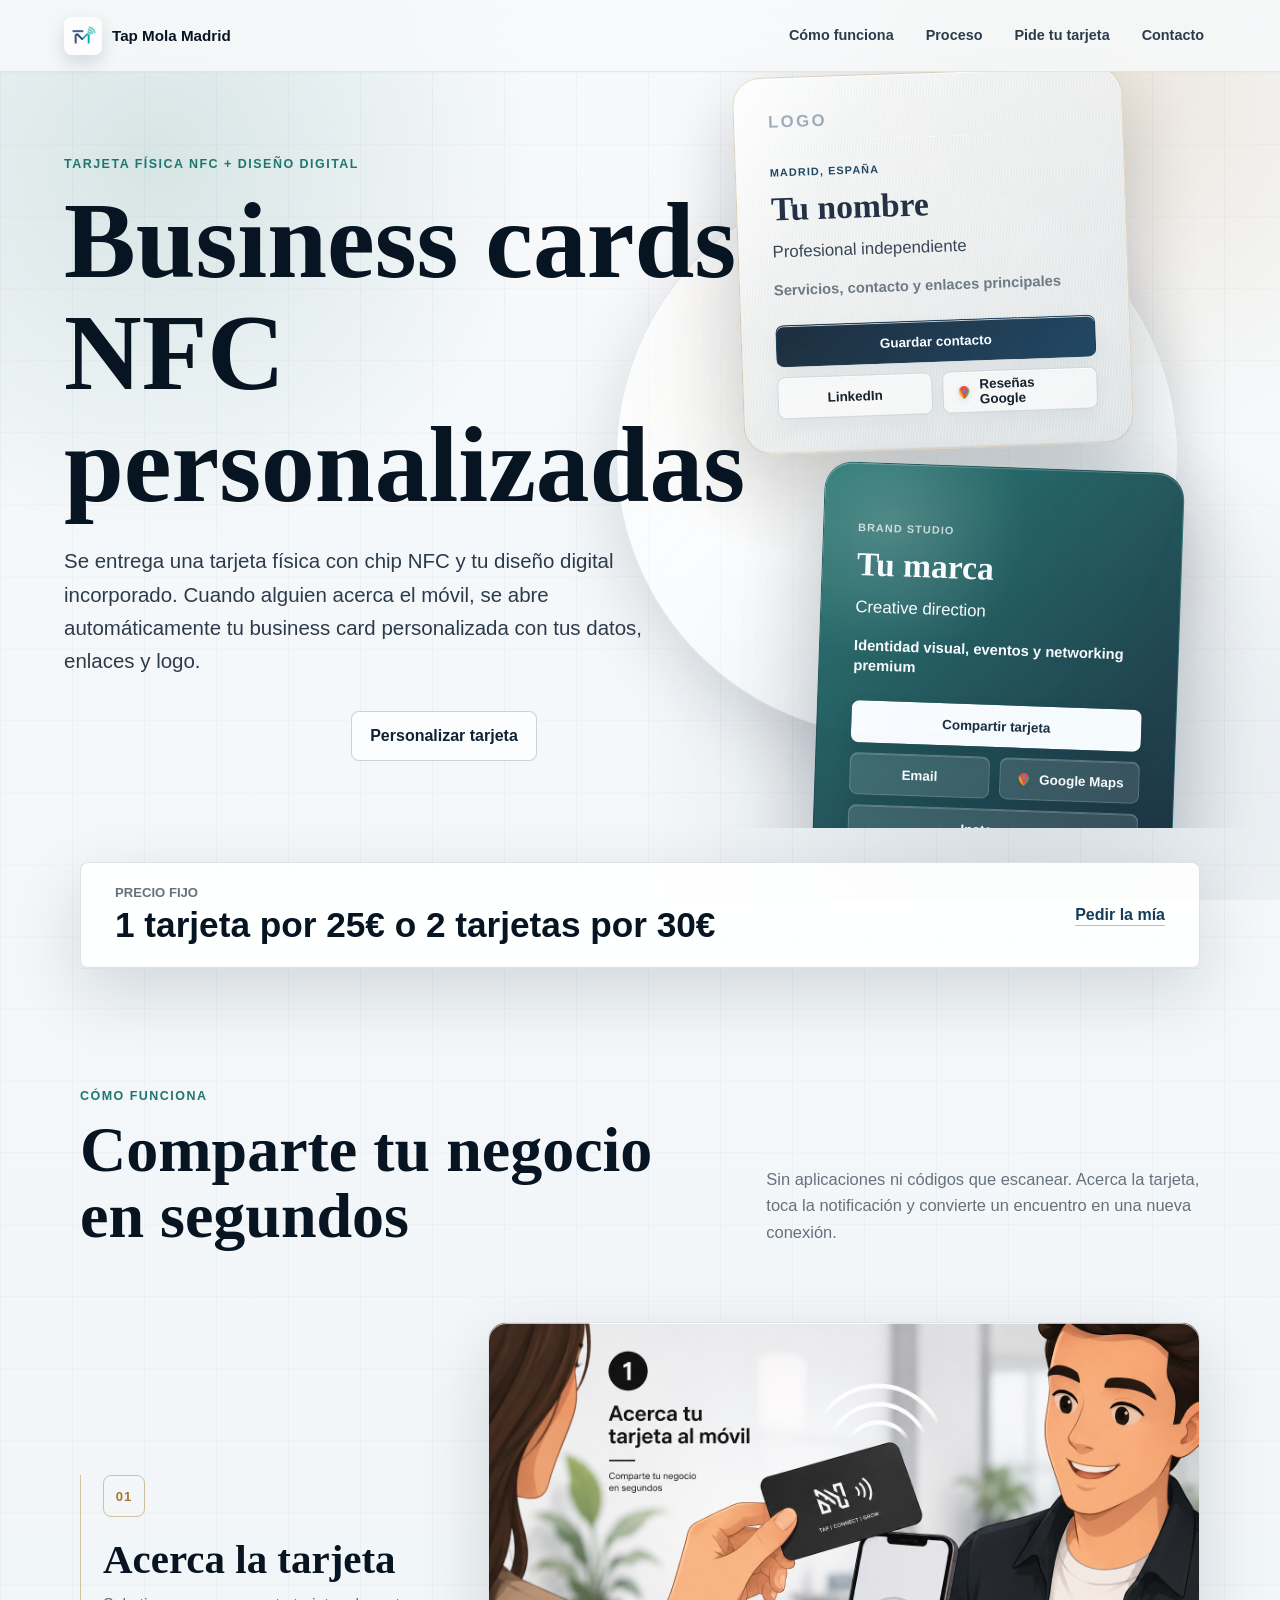
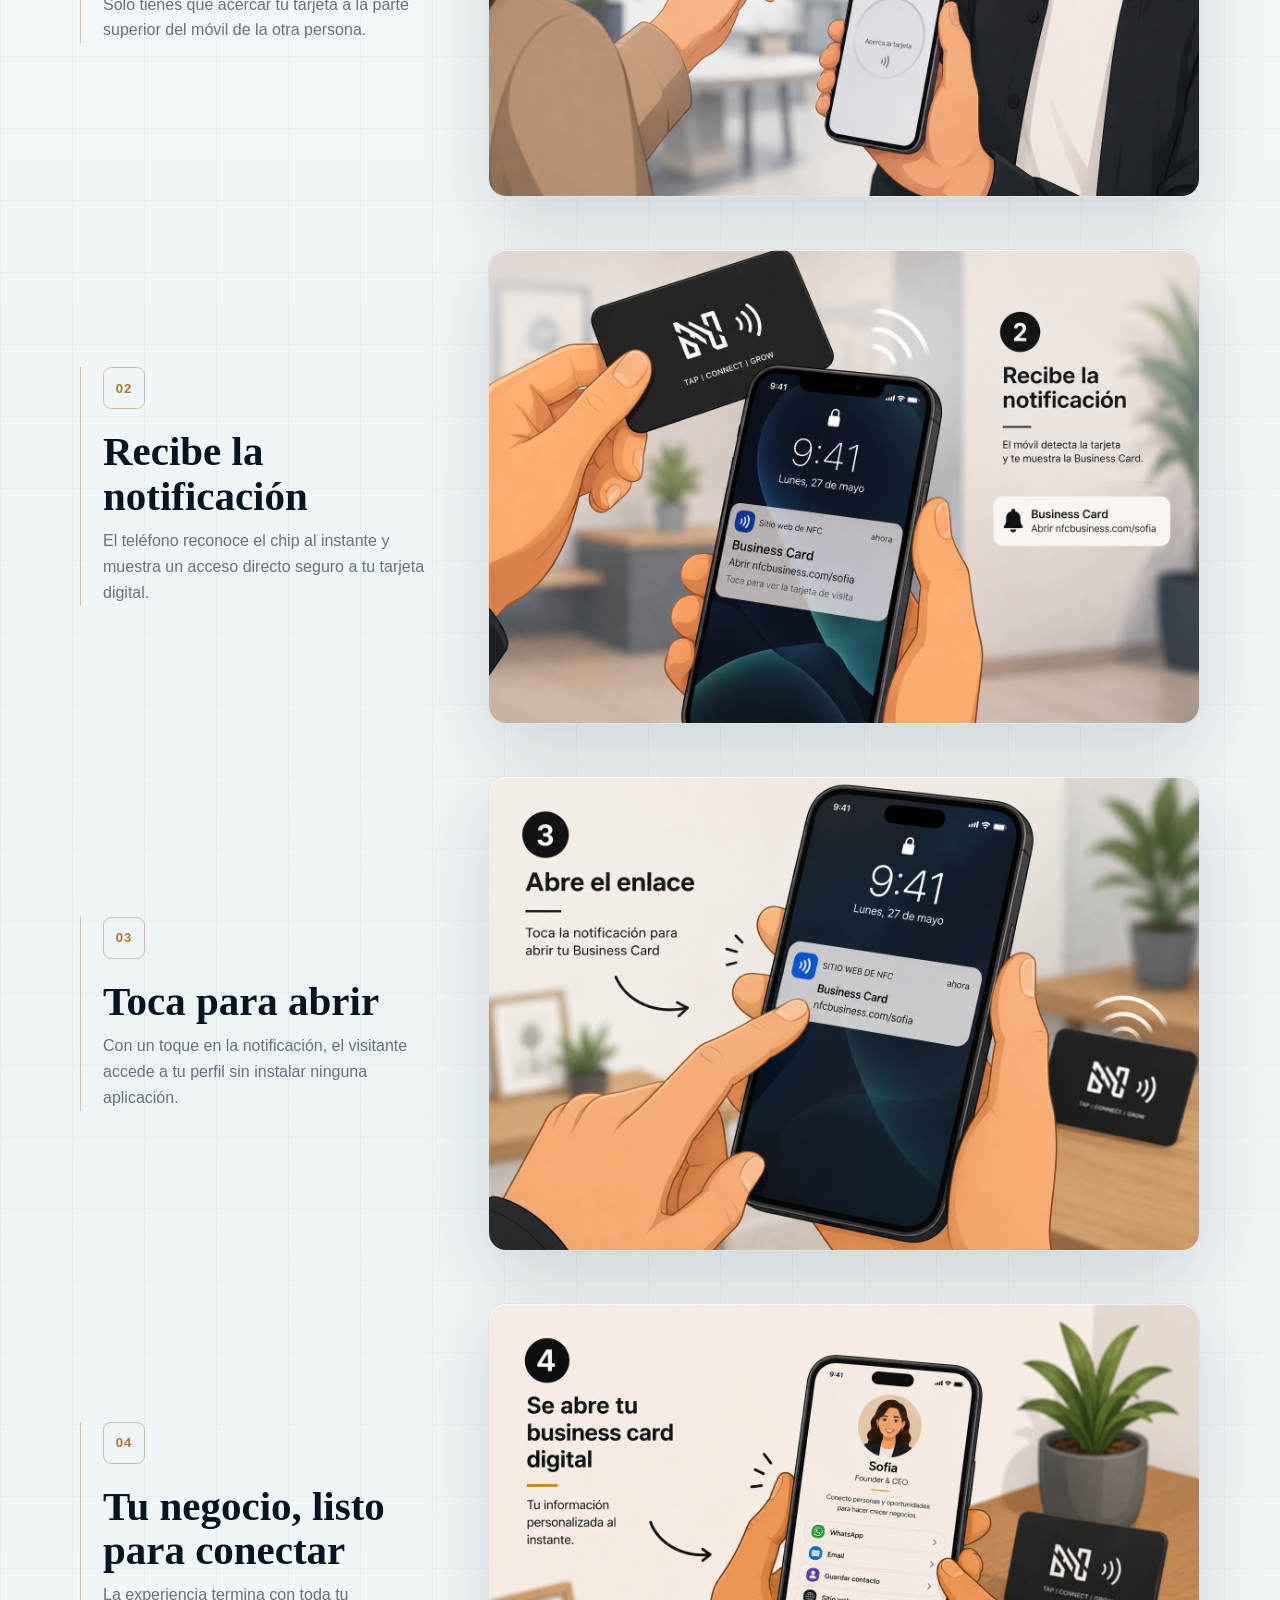
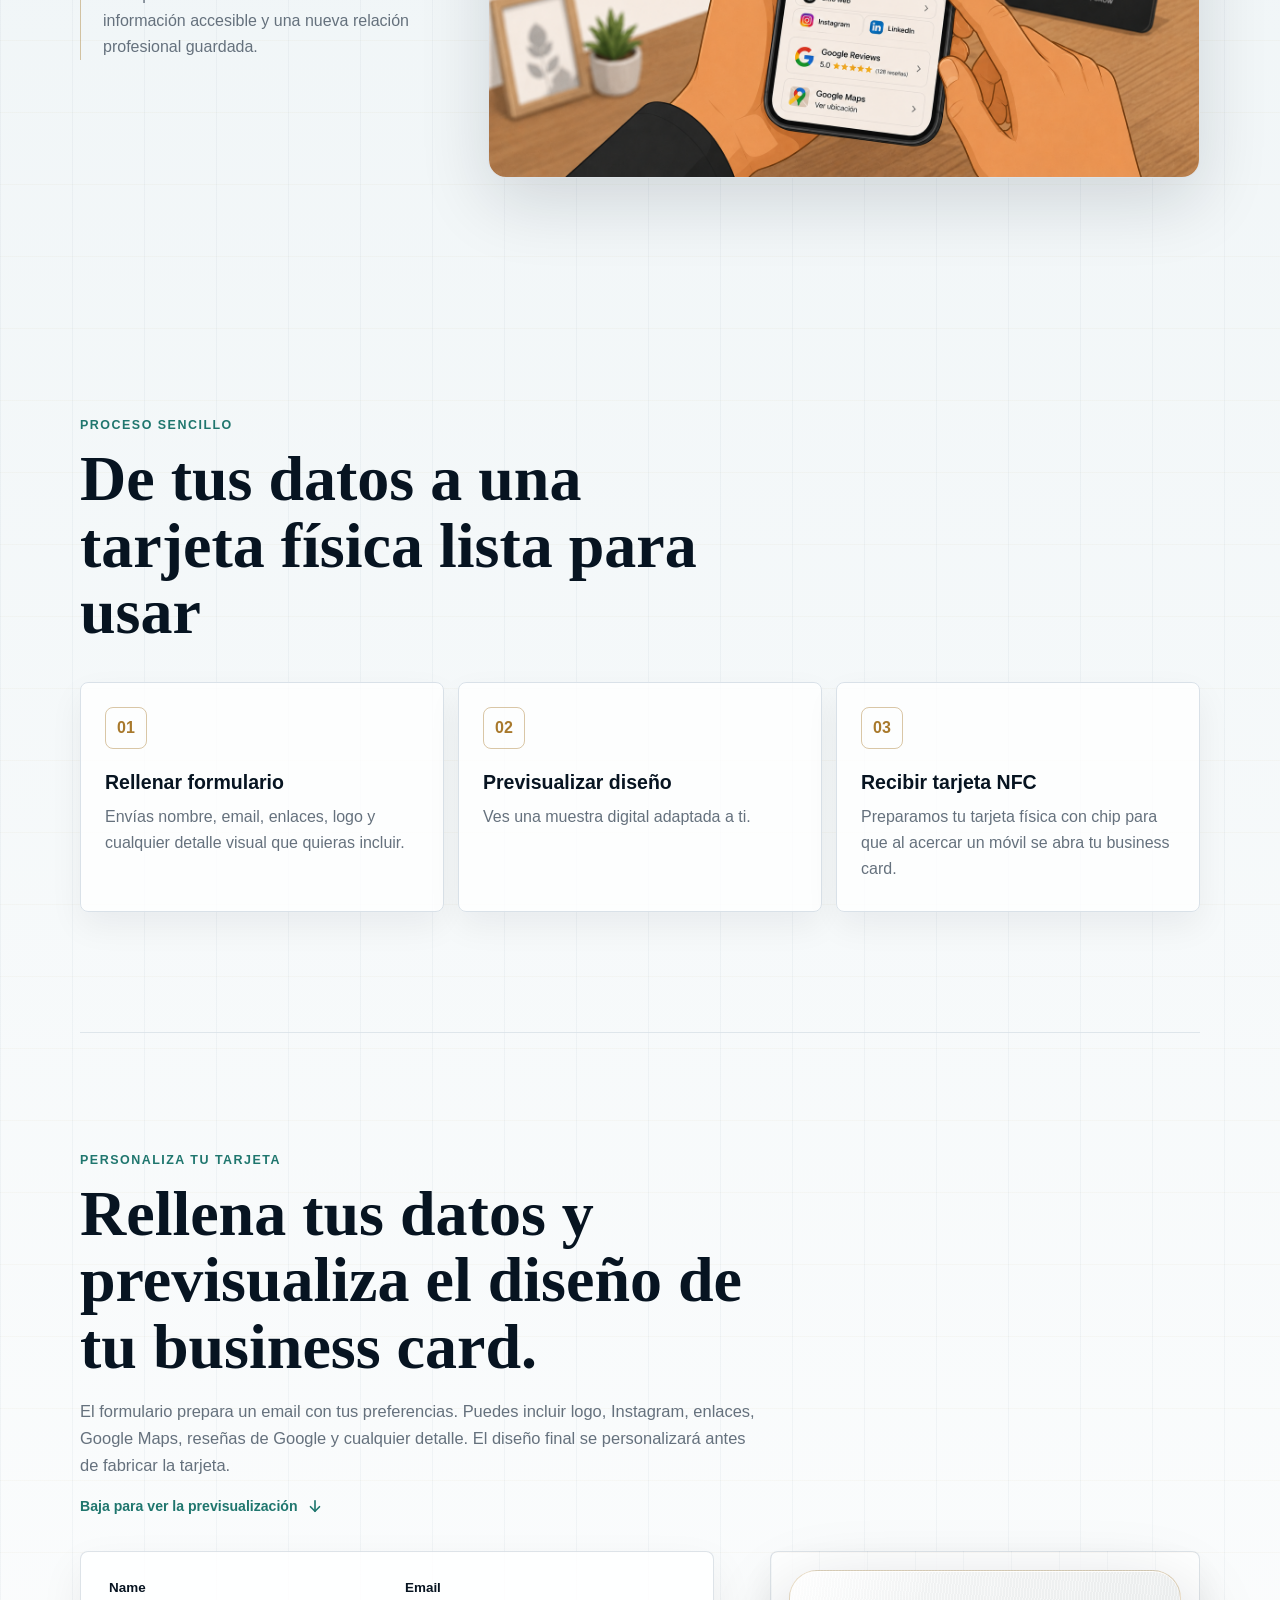
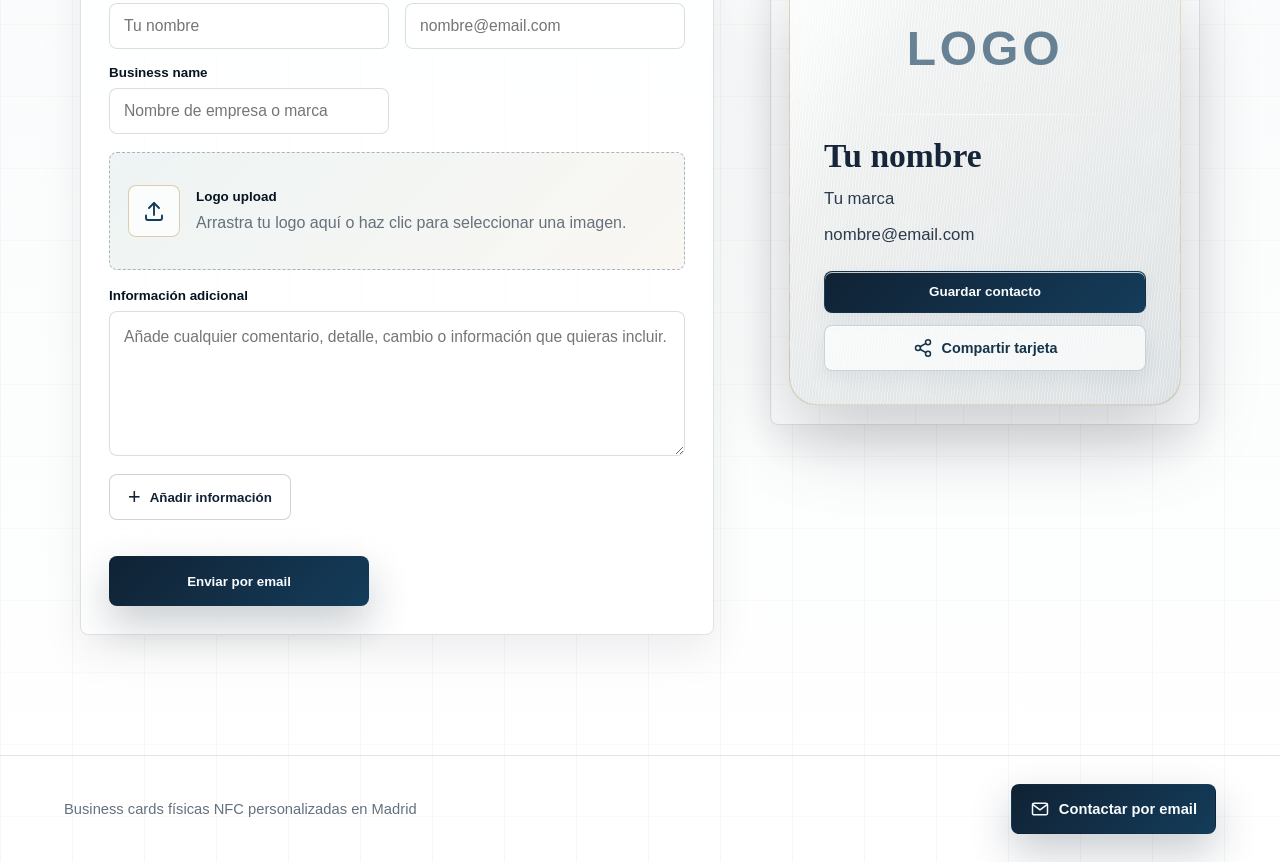
<file: index.html>
<!doctype html>
<html lang="es">
  <head>
    <meta charset="utf-8" />
    <meta name="viewport" content="width=device-width, initial-scale=1, viewport-fit=cover" />
    <meta name="theme-color" content="#f7f9fb" />
    <meta
      name="description"
      content="Tarjetas físicas NFC con business card digital personalizada en Madrid: 1 tarjeta por 25 euros o 2 por 30 euros. Acerca el móvil y se abre tu tarjeta."
    />

    <title>Business cards físicas NFC personalizadas en Madrid</title>

    <meta property="og:type" content="website" />
    <meta property="og:title" content="Business cards físicas NFC personalizadas en Madrid" />
    <meta
      property="og:description"
      content="Tarjetas físicas con chip NFC y diseño digital personalizado: 1 tarjeta por 25€ o 2 por 30€."
    />
    <meta property="og:image" content="assets/LOGO TAP.png" />
    <link rel="icon" type="image/png" href="assets/LOGO TAP.png" />
    <link rel="stylesheet" href="styles.css" />
  </head>
  <body>
    <!-- Landing page -->
    <header class="site-header" aria-label="Cabecera">
      <a class="brand" href="#inicio" aria-label="Inicio">
        <img class="brand-logo-mini" src="assets/LOGO TAP.png" alt="" />
        <span>Tap Mola Madrid</span>
      </a>
      <nav class="top-nav" aria-label="Navegación principal">
        <a href="#como-funciona">Cómo funciona</a>
        <a href="#proceso">Proceso</a>
        <a href="#personalizar">Pide tu tarjeta</a>
        <a href="#contacto">Contacto</a>
      </nav>
    </header>

    <main>
      <section class="hero" id="inicio" aria-labelledby="hero-title">
        <div class="hero-visual" aria-hidden="true">
          <div class="hero-showcase">
            <article class="floating-card preview-card preview-card-large hero-card-primary">
              <div class="card-pattern"></div>
              <header class="card-head">
                <div class="logo-placeholder">LOGO</div>
              </header>
              <div class="card-identity">
                <p>Madrid, España</p>
                <h2>Tu nombre</h2>
                <span>Profesional independiente</span>
                <small>Servicios, contacto y enlaces principales</small>
              </div>
              <div class="card-actions">
                <span>Guardar contacto</span>
                <span>LinkedIn</span>
                <span class="maps-action">
                  <svg class="maps-icon" viewBox="0 0 24 24" aria-hidden="true">
                    <path class="maps-red" d="M12 2.8a7 7 0 0 1 7 7c0 5.2-7 11.4-7 11.4S5 15 5 9.8a7 7 0 0 1 7-7Z" />
                    <path class="maps-green" d="M12 21.2s7-6.2 7-11.4c0-1.2-.3-2.3-.8-3.2L12 21.2Z" />
                    <path class="maps-yellow" d="M5.8 6.6c-.5.9-.8 2-.8 3.2 0 5.2 7 11.4 7 11.4L5.8 6.6Z" />
                    <circle class="maps-blue" cx="12" cy="9.8" r="2.45" />
                  </svg>
                  Reseñas Google
                </span>
              </div>
            </article>
            <article class="floating-card preview-card preview-card-large hero-card-secondary">
              <div class="card-pattern"></div>
              <div class="card-identity">
                <p>Brand studio</p>
                <h2>Tu marca</h2>
                <span>Creative direction</span>
                <small>Identidad visual, eventos y networking premium</small>
              </div>
              <div class="card-actions card-actions-alt">
                <span>Compartir tarjeta</span>
                <span>Email</span>
                <span class="maps-action">
                  <svg class="maps-icon" viewBox="0 0 24 24" aria-hidden="true">
                    <path class="maps-red" d="M12 2.8a7 7 0 0 1 7 7c0 5.2-7 11.4-7 11.4S5 15 5 9.8a7 7 0 0 1 7-7Z" />
                    <path class="maps-green" d="M12 21.2s7-6.2 7-11.4c0-1.2-.3-2.3-.8-3.2L12 21.2Z" />
                    <path class="maps-yellow" d="M5.8 6.6c-.5.9-.8 2-.8 3.2 0 5.2 7 11.4 7 11.4L5.8 6.6Z" />
                    <circle class="maps-blue" cx="12" cy="9.8" r="2.45" />
                  </svg>
                  Google Maps
                </span>
                <span>Instagram</span>
              </div>
            </article>
          </div>
        </div>

        <div class="hero-content">
          <p class="kicker">Tarjeta física NFC + diseño digital</p>
          <h1 id="hero-title">Business cards NFC personalizadas</h1>
          <p class="hero-copy">
            Se entrega una tarjeta física con chip NFC y tu diseño digital incorporado. Cuando alguien acerca el móvil,
            se abre automáticamente tu business card personalizada con tus datos, enlaces y logo.
          </p>
          <div class="hero-actions">
            <a class="button button-secondary" href="#personalizar">Personalizar tarjeta</a>
          </div>
        </div>
      </section>

      <section class="price-band" id="precio" aria-label="Precio">
        <div>
          <p>Precio fijo</p>
          <strong>1 tarjeta por 25€ o 2 tarjetas por 30€</strong>
        </div>
        <a class="text-link" href="#personalizar">Pedir la mía</a>
      </section>

      <section class="how-it-works" id="como-funciona" aria-labelledby="how-it-works-title">
        <div class="how-it-works-heading">
          <div class="section-heading">
            <p class="kicker">Cómo funciona</p>
            <h2 id="how-it-works-title">Comparte tu negocio en segundos</h2>
          </div>
          <p class="section-intro">
            Sin aplicaciones ni códigos que escanear. Acerca la tarjeta, toca la notificación y convierte un encuentro
            en una nueva conexión.
          </p>
        </div>

        <ol class="nfc-story" aria-label="Pasos para compartir una tarjeta NFC">
          <li class="nfc-story-step">
            <figure class="nfc-story-visual">
              <img
                src="img/imageNFC1.png"
                width="1536"
                height="1024"
                loading="lazy"
                alt="Una persona acerca su tarjeta NFC al teléfono de otra persona"
              />
            </figure>
            <div class="nfc-story-copy">
              <span class="nfc-step-number">01</span>
              <h3>Acerca la tarjeta</h3>
              <p>Solo tienes que acercar tu tarjeta a la parte superior del móvil de la otra persona.</p>
            </div>
          </li>

          <li class="nfc-story-step">
            <figure class="nfc-story-visual">
              <img
                src="img/imageNFC2.png"
                width="1536"
                height="1024"
                loading="lazy"
                alt="El teléfono detecta la tarjeta NFC y muestra una notificación de Business Card"
              />
            </figure>
            <div class="nfc-story-copy">
              <span class="nfc-step-number">02</span>
              <h3>Recibe la notificación</h3>
              <p>El teléfono reconoce el chip al instante y muestra un acceso directo seguro a tu tarjeta digital.</p>
            </div>
          </li>

          <li class="nfc-story-step">
            <figure class="nfc-story-visual">
              <img
                src="img/imageNFC3.png"
                width="1536"
                height="1024"
                loading="lazy"
                alt="Una persona toca la notificación NFC para abrir el enlace de la tarjeta"
              />
            </figure>
            <div class="nfc-story-copy">
              <span class="nfc-step-number">03</span>
              <h3>Toca para abrir</h3>
              <p>Con un toque en la notificación, el visitante accede a tu perfil sin instalar ninguna aplicación.</p>
            </div>
          </li>

          <li class="nfc-story-step nfc-story-step-final">
            <figure class="nfc-story-visual">
              <img
                src="img/imageNFC4.png"
                width="1536"
                height="1024"
                loading="lazy"
                alt="Business card digital personalizada con datos de contacto, redes sociales, reseñas y Google Maps"
              />
            </figure>
            <div class="nfc-story-copy">
              <span class="nfc-step-number">04</span>
              <h3>Tu negocio, listo para conectar</h3>
              <p>La experiencia termina con toda tu información accesible y una nueva relación profesional guardada.</p>
            </div>
          </li>
        </ol>
      </section>

      <section class="process-section" id="proceso" aria-labelledby="process-title">
        <div class="section-heading">
          <p class="kicker">Proceso sencillo</p>
          <h2 id="process-title">De tus datos a una tarjeta física lista para usar</h2>
        </div>
        <div class="process-grid">
          <article>
            <span>01</span>
            <h3>Rellenar formulario</h3>
            <p>Envías nombre, email, enlaces, logo y cualquier detalle visual que quieras incluir.</p>
          </article>
          <article>
            <span>02</span>
            <h3>Previsualizar diseño</h3>
            <p>Ves una muestra digital adaptada a ti.</p>
          </article>
          <article>
            <span>03</span>
            <h3>Recibir tarjeta NFC</h3>
            <p>Preparamos tu tarjeta física con chip para que al acercar un móvil se abra tu business card.</p>
          </article>
        </div>
      </section>

      <!-- Formulario + preview personalizada -->
      <section class="customizer-section" id="personalizar" aria-labelledby="customizer-title">
        <div class="section-heading">
          <p class="kicker">Personaliza tu tarjeta</p>
          <h2 id="customizer-title">Rellena tus datos y previsualiza el diseño de tu business card.</h2>
          <p class="section-intro">
            El formulario prepara un email con tus preferencias. Puedes incluir logo, Instagram, enlaces,
            Google Maps, reseñas de Google y cualquier detalle. El diseño final se personalizará antes de fabricar la tarjeta.
          </p>
          <a class="scroll-cue customizer-cue" href="#finalPreview" aria-label="Bajar para ver la previsualización">
            <span>Baja para ver la previsualización</span>
            <svg viewBox="0 0 24 24" aria-hidden="true"><path d="M12 5v14" /><path d="m6 13 6 6 6-6" /></svg>
          </a>
        </div>

        <div class="customizer-layout">
          <!-- Formulario -->
          <form class="custom-form" id="cardForm" aria-label="Formulario de personalización de business card">
            <div class="form-grid">
              <label class="field" for="customerName">
                <span>Name</span>
                <input id="customerName" name="customerName" type="text" placeholder="Tu nombre" required />
              </label>

              <label class="field" for="customerEmail">
                <span>Email</span>
                <input id="customerEmail" name="customerEmail" type="email" placeholder="nombre@email.com" required />
              </label>

              <label class="field" for="businessName">
                <span>Business name</span>
                <input id="businessName" name="businessName" type="text" placeholder="Nombre de empresa o marca" />
              </label>
            </div>

            <div class="upload-zone" id="logoDropzone">
              <input id="logoUpload" name="logoUpload" type="file" accept="image/*" />
              <div class="upload-icon" aria-hidden="true">
                <svg viewBox="0 0 24 24"><path d="M12 16V4" /><path d="m7 9 5-5 5 5" /><path d="M20 16.5V19a2 2 0 0 1-2 2H6a2 2 0 0 1-2-2v-2.5" /></svg>
              </div>
              <div>
                <strong>Logo upload</strong>
                <p id="logoStatus">Arrastra tu logo aquí o haz clic para seleccionar una imagen.</p>
              </div>
            </div>

            <label class="field comments-field" for="additionalComments">
              <span>Información adicional</span>
              <textarea
                id="additionalComments"
                name="additionalComments"
                rows="5"
                placeholder="Añade cualquier comentario, detalle, cambio o información que quieras incluir."
              ></textarea>
            </label>

            <div class="additional-fields-control" id="additionalFieldsControl">
              <button
                class="button button-secondary add-information-button"
                id="addInformationButton"
                type="button"
                aria-expanded="false"
                aria-controls="additionalFieldsMenu"
              >
                <span aria-hidden="true">+</span>
                Añadir información
              </button>
              <div class="additional-fields-menu" id="additionalFieldsMenu" hidden>
                <p>Elige la información que quieres añadir:</p>
                <div class="additional-fields-options">
                  <button type="button" data-add-field="instagramUrl">Instagram</button>
                  <button type="button" data-add-field="linkedinUrl">LinkedIn</button>
                  <button type="button" data-add-field="phoneNumber">Número de teléfono</button>
                  <button type="button" data-add-field="customerLocation">Ubicación</button>
                  <button type="button" data-add-field="googleMapsUrl">Google Maps</button>
                  <button type="button" data-add-field="googleReviewsUrl">Reseñas de Google</button>
                  <button type="button" data-add-field="otherLinkUrl">Otro enlace</button>
                </div>
              </div>
            </div>

            <div class="form-grid optional-fields" id="optionalFields" aria-live="polite">
              <div class="optional-field" data-optional-field="instagramUrl" hidden>
                <label class="field" for="instagramUrl"><span>Instagram</span><input id="instagramUrl" name="instagramUrl" type="text" placeholder="https://instagram.com/..." /></label>
                <button class="remove-field-button" type="button" data-remove-field="instagramUrl">Quitar</button>
              </div>

              <div class="optional-field" data-optional-field="linkedinUrl" hidden>
                <label class="field" for="linkedinUrl"><span>LinkedIn</span><input id="linkedinUrl" name="linkedinUrl" type="text" placeholder="https://linkedin.com/in/..." /></label>
                <button class="remove-field-button" type="button" data-remove-field="linkedinUrl">Quitar</button>
              </div>

              <div class="optional-field" data-optional-field="phoneNumber" hidden>
                <label class="field" for="phoneNumber"><span>Número de teléfono</span><input id="phoneNumber" name="phoneNumber" type="tel" inputmode="tel" placeholder="+34 600 000 000" /></label>
                <button class="remove-field-button" type="button" data-remove-field="phoneNumber">Quitar</button>
              </div>

              <div class="optional-field" data-optional-field="customerLocation" hidden>
                <label class="field" for="customerLocation"><span>Ubicación</span><input id="customerLocation" name="customerLocation" type="text" placeholder="Madrid, España" /></label>
                <button class="remove-field-button" type="button" data-remove-field="customerLocation">Quitar</button>
              </div>

              <div class="optional-field" data-optional-field="googleMapsUrl" hidden>
                <label class="field" for="googleMapsUrl"><span>Google Maps</span><input id="googleMapsUrl" name="googleMapsUrl" type="text" placeholder="Link a tu ubicación en Google Maps" /></label>
                <button class="remove-field-button" type="button" data-remove-field="googleMapsUrl">Quitar</button>
              </div>

              <div class="optional-field" data-optional-field="googleReviewsUrl" hidden>
                <label class="field" for="googleReviewsUrl"><span>Reseñas de Google</span><input id="googleReviewsUrl" name="googleReviewsUrl" type="text" placeholder="Link directo para ver o dejar una reseña" /></label>
                <button class="remove-field-button" type="button" data-remove-field="googleReviewsUrl">Quitar</button>
              </div>

              <div class="optional-field" data-optional-field="otherLinkUrl" hidden>
                <label class="field" for="otherLinkUrl"><span>Otro enlace</span><input id="otherLinkUrl" name="otherLinkUrl" type="text" placeholder="https://tu-enlace.com" /></label>
                <button class="remove-field-button" type="button" data-remove-field="otherLinkUrl">Quitar</button>
              </div>

            </div>

            <button class="button button-primary form-submit" type="submit">Enviar por email</button>
          </form>

          <!-- Preview de tarjeta basada en card_example -->
          <div class="preview-column">
            <aside class="form-preview" id="finalPreview" aria-label="Previsualización de la tarjeta">
              <article class="preview-card custom-preview" id="customPreview">
                <div class="card-pattern"></div>
                <header class="card-head" id="previewLogoWrap">
                  <div class="logo-placeholder" id="previewLogo">LOGO</div>
                </header>
                <div class="card-identity">
                  <p id="previewLocation">Madrid, España</p>
                  <h2 id="previewName">Tu nombre</h2>
                  <span id="previewBusiness">Tu marca</span>
                  <span id="previewEmail">nombre@email.com</span>
                  <small id="previewLinkedin">LinkedIn</small>
                </div>
                <div class="card-actions">
                  <span>Guardar contacto</span>
                  <span id="previewPhoneAction">Teléfono</span>
                  <span class="social-action" id="previewInstagramAction">
                    <svg class="social-icon instagram-icon" viewBox="0 0 24 24" aria-hidden="true">
                      <defs>
                        <linearGradient id="instagramGradient" x1="2" y1="22" x2="22" y2="2" gradientUnits="userSpaceOnUse">
                          <stop offset="0" stop-color="#ffdc80" />
                          <stop offset="0.32" stop-color="#fcaf45" />
                          <stop offset="0.58" stop-color="#e1306c" />
                          <stop offset="0.82" stop-color="#833ab4" />
                          <stop offset="1" stop-color="#405de6" />
                        </linearGradient>
                      </defs>
                      <rect x="2" y="2" width="20" height="20" rx="6" fill="url(#instagramGradient)" />
                      <circle cx="12" cy="12" r="4.25" fill="none" stroke="#fff" stroke-width="1.8" />
                      <circle cx="17.35" cy="6.65" r="1.15" fill="#fff" />
                    </svg>
                    Instagram
                  </span>
                  <span id="previewGoogleReviewsAction">Reseñas Google</span>
                  <span class="maps-action" id="previewGoogleMapsAction">
                    <svg class="maps-icon" viewBox="0 0 24 24" aria-hidden="true">
                      <path class="maps-red" d="M12 2.8a7 7 0 0 1 7 7c0 5.2-7 11.4-7 11.4S5 15 5 9.8a7 7 0 0 1 7-7Z" />
                      <path class="maps-green" d="M12 21.2s7-6.2 7-11.4c0-1.2-.3-2.3-.8-3.2L12 21.2Z" />
                      <path class="maps-yellow" d="M5.8 6.6c-.5.9-.8 2-.8 3.2 0 5.2 7 11.4 7 11.4L5.8 6.6Z" />
                      <circle class="maps-blue" cx="12" cy="9.8" r="2.45" />
                    </svg>
                    Google Maps
                  </span>
                  <span id="previewOtherLinkAction">Otro enlace</span>
                </div>
                <button class="share-card-button" id="shareCardButton" type="button">
                  <span class="button-icon" aria-hidden="true">
                    <svg viewBox="0 0 24 24"><circle cx="18" cy="5" r="3" /><circle cx="6" cy="12" r="3" /><circle cx="18" cy="19" r="3" /><path d="m8.6 13.5 6.8 4" /><path d="m15.4 6.5-6.8 4" /></svg>
                  </span>
                  Compartir tarjeta
                </button>
              </article>
              <div class="final-actions" id="finalActions" hidden>
                <div>
                  <strong>Mensaje preparado</strong>
                  <p>Se ha abierto Gmail con tu diseño. Puedes editar el mensaje antes de enviarlo.</p>
                </div>
                <a class="button button-primary" id="finalEmailLink" href="#" target="_blank" rel="noopener noreferrer">
                  <span class="button-icon" aria-hidden="true">
                    <svg viewBox="0 0 24 24"><rect x="3" y="5" width="18" height="14" rx="2" /><path d="m4 7 8 6 8-6" /></svg>
                  </span>
                  Abrir email de nuevo
                </a>
              </div>
            </aside>
          </div>
        </div>
      </section>
    </main>

    <footer class="site-footer" id="contacto">
      <span>Business cards físicas NFC personalizadas en Madrid</span>
      <a class="button button-primary email-link footer-email" href="#">
        <span class="button-icon" aria-hidden="true">
          <svg viewBox="0 0 24 24"><rect x="3" y="5" width="18" height="14" rx="2" /><path d="m4 7 8 6 8-6" /></svg>
        </span>
        Contactar por email
      </a>
    </footer>

    <script src="script.js?v=4" defer></script>
  </body>
</html>
</file>
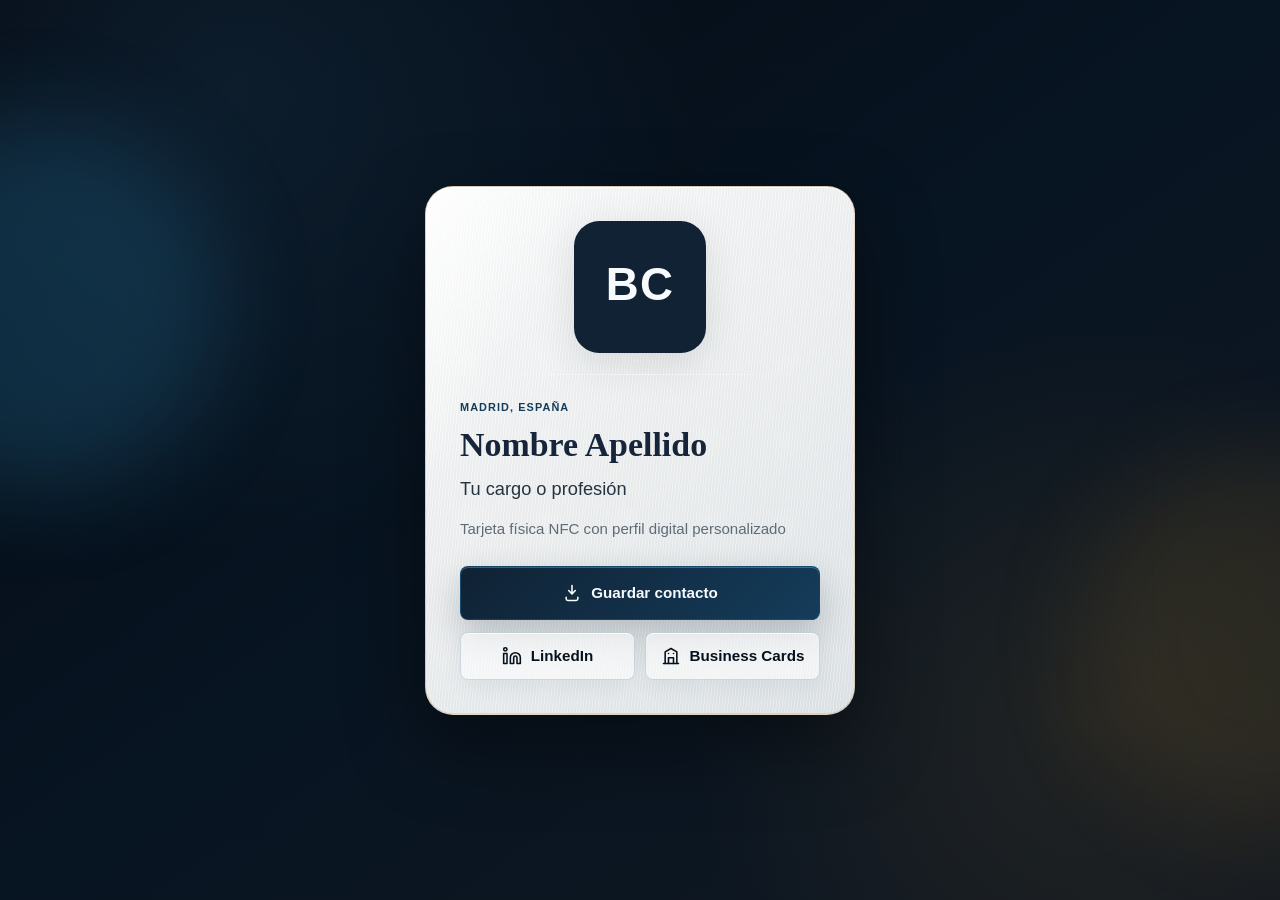
<file: card_example/index.html>
<!doctype html>
<html lang="es">
  <head>
    <meta charset="utf-8" />
    <meta name="viewport" content="width=device-width, initial-scale=1, viewport-fit=cover" />
    <meta name="theme-color" content="#071421" />
    <meta name="description" content="Business card NFC personalizada. Acerca el móvil a la tarjeta física y abre el perfil digital." />

    <title>Business Cards NFC | Demo</title>

    <meta property="og:type" content="website" />
    <meta property="og:title" content="Business Cards NFC | Demo" />
    <meta property="og:description" content="Tarjeta física NFC con business card digital personalizada." />
    <meta property="og:site_name" content="Business Cards NFC" />
    <!-- Replace with the final GitHub Pages URL after publishing for richer email and LinkedIn previews. -->
    <meta property="og:image" content="assets/business-cards-logo.svg" />
    <meta name="twitter:card" content="summary_large_image" />

    <link rel="icon" type="image/svg+xml" href="assets/business-cards-logo.svg" />
    <link rel="preload" href="assets/business-cards-logo.svg" as="image" />
    <link rel="stylesheet" href="styles/imp_style.css" />
  </head>
  <body>
    <main class="page-shell" aria-label="Digital business card">
      <div class="ambient ambient-one" aria-hidden="true"></div>
      <div class="ambient ambient-two" aria-hidden="true"></div>
      <section class="business-card" id="businessCard" aria-labelledby="personName">
        <div class="card-pattern" aria-hidden="true"></div>

        <header class="card-header">
          <img class="brand-logo" src="assets/business-cards-logo.svg" alt="Business Cards" />
          <div class="metal-line" aria-hidden="true"></div>
        </header>

        <div class="identity">
          <p class="eyebrow" id="locationText">Madrid, España</p>
          <h1 id="personName">Nombre Apellido</h1>
          <p class="role" id="roleText">Tu cargo o profesión</p>
          <p class="tagline" id="taglineText">Tarjeta física NFC con perfil digital personalizado</p>
        </div>

        <nav class="actions" aria-label="Acciones de contacto">
          <a class="action action-primary" id="saveContact" href="assets/business-card.vcf" download aria-label="Guardar contacto">
            <span class="icon" aria-hidden="true">
              <svg viewBox="0 0 24 24"><path d="M12 3v10m0 0 4-4m-4 4-4-4M5 17v2a2 2 0 0 0 2 2h10a2 2 0 0 0 2-2v-2" /></svg>
            </span>
            <span>Guardar contacto</span>
          </a>

          <div class="quick-actions">
            <a class="action" id="linkedinLink" href="https://www.linkedin.com/" target="_blank" rel="noopener noreferrer" aria-label="Abrir LinkedIn">
              <span class="icon" aria-hidden="true">
                <svg viewBox="0 0 24 24"><path d="M16 8a6 6 0 0 1 6 6v7h-4v-7a2 2 0 0 0-4 0v7h-4v-7a6 6 0 0 1 6-6z" /><path d="M2 9h4v12H2z" /><path d="M4 6a2 2 0 1 0 0-4 2 2 0 0 0 0 4z" /></svg>
              </span>
              <span>LinkedIn</span>
            </a>
            <a class="action" id="companyLink" href="../index.html#personalizar" aria-label="Abrir Business Cards">
              <span class="icon" aria-hidden="true">
                <svg viewBox="0 0 24 24"><path d="M3 21h18" /><path d="M5 21V7l7-4 7 4v14" /><path d="M9 21v-7h6v7" /><path d="M9 9h.01" /><path d="M15 9h.01" /></svg>
              </span>
              <span>Business Cards</span>
            </a>
          </div>
        </nav>

        <button class="share-button" id="shareButton" type="button" aria-label="Compartir esta tarjeta digital" hidden>
          <span class="icon" aria-hidden="true">
            <svg viewBox="0 0 24 24"><circle cx="18" cy="5" r="3" /><circle cx="6" cy="12" r="3" /><circle cx="18" cy="19" r="3" /><path d="m8.6 13.5 6.8 4" /><path d="m15.4 6.5-6.8 4" /></svg>
          </span>
          <span>Compartir tarjeta</span>
        </button>

        <p class="tap-note">Acerca tu móvil para conectar</p>
      </section>
    </main>

    <script src="scripts/card.js" defer></script>
  </body>
</html>
</file>
<file: styles.css>
:root {
  --ink: #071421;
  --ink-soft: #2c3b4b;
  --muted: #65717d;
  --line: #d9e1e8;
  --paper: #f7f9fb;
  --white: #ffffff;
  --blue: #143c5a;
  --blue-deep: #102234;
  --gold: #a8792c;
  --sea: #1f766e;
  --card-border: rgba(168, 121, 44, 0.28);
  --shadow-soft: 0 24px 70px rgba(7, 20, 33, 0.14);
  --shadow-card: 0 30px 80px rgba(7, 20, 33, 0.22);
  font-family: "Avenir Next", Avenir, "Helvetica Neue", Helvetica, Arial, sans-serif;
}

/* Estilos base */

* {
  box-sizing: border-box;
}

html {
  scroll-behavior: smooth;
}

body {
  min-height: 100%;
  margin: 0;
  background:
    linear-gradient(90deg, rgba(20, 60, 90, 0.04) 1px, transparent 1px),
    linear-gradient(rgba(168, 121, 44, 0.035) 1px, transparent 1px),
    linear-gradient(180deg, #f7f9fb 0%, #eef4f6 48%, #ffffff 100%);
  background-size: 72px 72px, 72px 72px, auto;
  color: var(--ink);
}

body::before {
  position: fixed;
  inset: 0;
  z-index: -1;
  content: "";
  background:
    radial-gradient(circle at 12% 18%, rgba(31, 118, 110, 0.15), transparent 24rem),
    radial-gradient(circle at 86% 10%, rgba(168, 121, 44, 0.14), transparent 22rem),
    radial-gradient(circle at 80% 86%, rgba(20, 60, 90, 0.13), transparent 24rem);
  pointer-events: none;
}

a {
  color: inherit;
}

/* Landing page */

.site-header {
  position: fixed;
  top: 0;
  right: 0;
  left: 0;
  z-index: 10;
  display: flex;
  min-height: 72px;
  align-items: center;
  justify-content: space-between;
  gap: 24px;
  padding: 16px clamp(18px, 5vw, 64px);
  border-bottom: 1px solid rgba(217, 225, 232, 0.78);
  background: rgba(247, 249, 251, 0.82);
  backdrop-filter: blur(18px);
  -webkit-backdrop-filter: blur(18px);
}

.brand,
.top-nav,
.hero-actions,
.card-actions,
.site-footer {
  display: flex;
  align-items: center;
}

.brand {
  gap: 10px;
  font-size: 0.95rem;
  font-weight: 800;
  text-decoration: none;
}

.brand-logo-mini {
  display: block;
  width: 38px;
  height: 38px;
  border-radius: 8px;
  object-fit: contain;
  box-shadow: 0 8px 18px rgba(16, 34, 52, 0.14);
}

.top-nav {
  gap: 8px;
}

.top-nav a {
  min-height: 38px;
  padding: 10px 12px;
  border-radius: 8px;
  color: var(--ink-soft);
  font-size: 0.9rem;
  font-weight: 700;
  text-decoration: none;
}

.hero {
  position: relative;
  display: grid;
  min-height: 92svh;
  align-items: center;
  overflow: hidden;
  padding: 120px clamp(18px, 5vw, 64px) 64px;
}

.hero-visual {
  position: absolute;
  inset: 72px 0 0;
  display: grid;
  place-items: center end;
  padding-right: clamp(12px, 8vw, 110px);
  pointer-events: none;
}

.hero-visual::before {
  position: absolute;
  inset: auto clamp(10px, 8vw, 120px) 12% auto;
  width: min(46vw, 560px);
  aspect-ratio: 1;
  content: "";
  border: 1px solid rgba(20, 60, 90, 0.1);
  border-radius: 999px;
  background:
    linear-gradient(135deg, rgba(255, 255, 255, 0.78), rgba(255, 255, 255, 0.18)),
    radial-gradient(circle at 36% 30%, rgba(168, 121, 44, 0.2), transparent 42%),
    radial-gradient(circle at 72% 68%, rgba(31, 118, 110, 0.18), transparent 40%);
  box-shadow: inset 0 1px 0 rgba(255, 255, 255, 0.8), var(--shadow-soft);
}

.hero-showcase {
  position: relative;
  display: grid;
  width: min(38vw, 440px);
  gap: 18px;
  justify-items: end;
}

.hero-content {
  position: relative;
  z-index: 1;
  width: min(100%, 760px);
  padding-top: 34px;
}

.kicker {
  margin: 0 0 14px;
  color: var(--sea);
  font-size: 0.78rem;
  font-weight: 800;
  letter-spacing: 0.12em;
  text-transform: uppercase;
}

p {
  overflow-wrap: break-word;
}

h1,
h2 {
  margin: 0;
  color: var(--ink);
  font-family: "Iowan Old Style", "Palatino Linotype", "Book Antiqua", Palatino, Georgia, serif;
  font-weight: 700;
  line-height: 1.04;
  letter-spacing: 0;
}

h1 {
  max-width: 720px;
  font-size: clamp(3.1rem, 8.4vw, 6.8rem);
}

.hero-copy {
  max-width: 620px;
  margin: 24px 0 0;
  color: var(--ink-soft);
  font-size: clamp(1.05rem, 1.7vw, 1.28rem);
  line-height: 1.62;
}

.hero-actions {
  flex-wrap: wrap;
  gap: 12px;
  justify-content: center;
  margin-top: 34px;
}

.scroll-cue {
  display: inline-flex;
  align-items: center;
  gap: 8px;
  margin-top: 18px;
  color: var(--muted);
  font-size: 0.88rem;
  font-weight: 800;
  text-decoration: none;
}

.customizer-cue {
  color: var(--sea);
}

.scroll-cue svg {
  width: 18px;
  height: 18px;
  fill: none;
  stroke: currentColor;
  stroke-linecap: round;
  stroke-linejoin: round;
  stroke-width: 2.2;
  animation: cueBounce 1.8s ease-in-out infinite;
}

.button,
.text-link {
  min-height: 50px;
  align-items: center;
  justify-content: center;
  border-radius: 8px;
  font-weight: 800;
  text-decoration: none;
  transition: transform 180ms ease, border-color 180ms ease, background 180ms ease, box-shadow 180ms ease;
}

.button {
  display: inline-flex;
  gap: 9px;
  padding: 0 18px;
  border: 1px solid transparent;
}

.button-primary {
  background: linear-gradient(135deg, var(--blue-deep), var(--blue));
  color: #f8fcff;
  box-shadow: 0 18px 42px rgba(16, 34, 52, 0.23);
}

.button-secondary {
  border-color: rgba(20, 60, 90, 0.22);
  background: rgba(255, 255, 255, 0.72);
  color: var(--blue-deep);
}

.button-icon {
  display: inline-grid;
  width: 20px;
  height: 20px;
  place-items: center;
}

.button-icon svg {
  width: 100%;
  height: 100%;
  fill: none;
  stroke: currentColor;
  stroke-linecap: round;
  stroke-linejoin: round;
  stroke-width: 1.8;
}

.price-band {
  display: flex;
  width: min(1120px, calc(100% - 36px));
  align-items: center;
  justify-content: space-between;
  gap: 20px;
  margin: 34px auto 0;
  padding: 22px clamp(18px, 4vw, 34px);
  border: 1px solid rgba(20, 60, 90, 0.14);
  border-radius: 8px;
  background: rgba(255, 255, 255, 0.9);
  box-shadow: var(--shadow-soft);
}

.price-band p,
.price-band strong {
  display: block;
}

.price-band p {
  margin: 0 0 6px;
  color: var(--muted);
  font-size: 0.82rem;
  font-weight: 800;
  text-transform: uppercase;
}

.price-band strong {
  font-size: clamp(1.45rem, 4vw, 2.2rem);
  line-height: 1.1;
}

.text-link {
  display: inline-flex;
  flex: 0 0 auto;
  color: var(--blue);
  text-decoration: underline;
  text-decoration-color: rgba(168, 121, 44, 0.52);
  text-underline-offset: 5px;
}

/* Proceso */

.process-section,
.how-it-works,
.customizer-section {
  width: min(1120px, calc(100% - 36px));
  margin: 0 auto;
  padding: clamp(70px, 10vw, 120px) 0;
}

.how-it-works {
  border-top: 1px solid rgba(217, 225, 232, 0.8);
}

.how-it-works-heading {
  display: grid;
  grid-template-columns: minmax(0, 1fr) minmax(280px, 0.72fr);
  gap: clamp(28px, 7vw, 84px);
  align-items: end;
}

.how-it-works-heading .section-intro {
  margin: 0 0 4px;
}

.nfc-story {
  display: grid;
  gap: clamp(26px, 5vw, 52px);
  margin: clamp(38px, 7vw, 72px) 0 0;
  padding: 0;
  list-style: none;
  counter-reset: nfc-step;
}

.nfc-story-step {
  display: grid;
  grid-template-columns: minmax(260px, 0.75fr) minmax(0, 1.55fr);
  gap: clamp(24px, 5vw, 64px);
  align-items: center;
}

.nfc-story-visual {
  position: relative;
  order: 2;
  margin: 0;
  overflow: hidden;
  border: 1px solid rgba(20, 60, 90, 0.14);
  border-radius: 18px;
  background: var(--white);
  box-shadow: var(--shadow-soft);
}

.nfc-story-visual::after {
  position: absolute;
  inset: 0;
  content: "";
  border-radius: inherit;
  box-shadow: inset 0 1px 0 rgba(255, 255, 255, 0.7);
  pointer-events: none;
}

.nfc-story-visual img {
  display: block;
  width: 100%;
  height: auto;
  aspect-ratio: 3 / 2;
  object-fit: contain;
}

.nfc-story-copy {
  position: relative;
  order: 1;
  padding-left: 22px;
  border-left: 1px solid rgba(168, 121, 44, 0.42);
}

.nfc-step-number {
  display: inline-flex;
  min-width: 42px;
  min-height: 42px;
  align-items: center;
  justify-content: center;
  padding: 0 10px;
  border: 1px solid rgba(168, 121, 44, 0.42);
  border-radius: 8px;
  color: var(--gold);
  font-size: 0.82rem;
  font-weight: 900;
  letter-spacing: 0.08em;
}

.nfc-story-copy h3 {
  margin: 20px 0 10px;
  color: var(--ink);
  font-family: "Iowan Old Style", "Palatino Linotype", "Book Antiqua", Palatino, Georgia, serif;
  font-size: clamp(1.7rem, 3.2vw, 2.6rem);
  line-height: 1.08;
}

.nfc-story-copy > p {
  margin: 0;
  color: var(--muted);
  line-height: 1.62;
}

.nfc-outcomes {
  display: grid;
  gap: 14px;
  margin: 24px 0 0;
  padding: 0;
  list-style: none;
  counter-reset: outcome 3;
}

.nfc-outcomes li {
  position: relative;
  display: grid;
  gap: 3px;
  padding-left: 38px;
  counter-increment: outcome;
}

.nfc-outcomes li::before {
  position: absolute;
  top: 1px;
  left: 0;
  display: grid;
  width: 27px;
  height: 27px;
  place-items: center;
  content: counter(outcome);
  border-radius: 50%;
  background: linear-gradient(135deg, var(--blue-deep), var(--blue));
  color: var(--white);
  font-size: 0.72rem;
  font-weight: 900;
}

.nfc-outcomes strong {
  color: var(--ink);
  font-size: 0.9rem;
}

.nfc-outcomes span {
  color: var(--muted);
  font-size: 0.86rem;
  line-height: 1.4;
}

.section-heading {
  max-width: 680px;
}

.section-heading h2 {
  font-size: clamp(2rem, 5vw, 4rem);
}

.process-grid {
  display: grid;
  grid-template-columns: repeat(3, minmax(0, 1fr));
  gap: 14px;
  margin-top: 36px;
}

.process-grid article {
  min-height: 230px;
  padding: 24px;
  border: 1px solid var(--line);
  border-radius: 8px;
  background: rgba(255, 255, 255, 0.78);
  box-shadow: 0 14px 34px rgba(7, 20, 33, 0.06);
}

.process-grid span {
  display: inline-grid;
  width: 42px;
  height: 42px;
  place-items: center;
  border: 1px solid rgba(168, 121, 44, 0.42);
  border-radius: 8px;
  color: var(--gold);
  font-weight: 900;
}

.process-grid h3 {
  margin: 22px 0 10px;
  font-size: 1.22rem;
  line-height: 1.2;
}

.process-grid p,
.section-intro {
  margin: 0;
  color: var(--muted);
  line-height: 1.62;
}

.section-intro {
  max-width: 720px;
  margin-top: 18px;
  font-size: 1.03rem;
}

.customizer-section {
  border-top: 1px solid rgba(217, 225, 232, 0.8);
}

/* Formulario */

.customizer-layout {
  display: grid;
  grid-template-columns: minmax(0, 1fr) minmax(320px, 430px);
  gap: clamp(24px, 5vw, 56px);
  align-items: start;
  margin-top: 36px;
}

.custom-form,
.form-preview {
  border: 1px solid rgba(20, 60, 90, 0.14);
  border-radius: 8px;
  background: rgba(255, 255, 255, 0.82);
  box-shadow: 0 18px 44px rgba(7, 20, 33, 0.07);
}

.custom-form {
  display: grid;
  gap: 18px;
  padding: clamp(18px, 3vw, 28px);
}

.preview-column {
  position: sticky;
  top: 96px;
  display: grid;
  gap: 14px;
  align-self: start;
}

.form-grid {
  display: grid;
  grid-template-columns: repeat(2, minmax(0, 1fr));
  gap: 16px;
}

.additional-fields-control {
  display: grid;
  gap: 12px;
}

.add-information-button {
  width: fit-content;
  min-height: 46px;
  cursor: pointer;
}

.add-information-button > span {
  font-size: 1.35rem;
  font-weight: 500;
  line-height: 1;
}

.additional-fields-menu {
  padding: 16px;
  border: 1px solid rgba(20, 60, 90, 0.14);
  border-radius: 8px;
  background: rgba(247, 249, 251, 0.9);
}

.additional-fields-menu p {
  margin: 0 0 12px;
  color: var(--muted);
  font-size: 0.86rem;
  font-weight: 700;
}

.additional-fields-options {
  display: flex;
  flex-wrap: wrap;
  gap: 8px;
}

.additional-fields-options button {
  min-height: 38px;
  padding: 8px 12px;
  border: 1px solid rgba(20, 60, 90, 0.18);
  border-radius: 8px;
  background: var(--white);
  color: var(--blue-deep);
  font: inherit;
  font-size: 0.84rem;
  font-weight: 800;
  cursor: pointer;
  transition: transform 160ms ease, border-color 160ms ease, background 160ms ease;
}

.additional-fields-options button:disabled {
  border-style: dashed;
  color: var(--muted);
  cursor: default;
  opacity: 0.62;
}

.additional-fields-options small {
  margin-left: 4px;
  font-size: 0.68rem;
  font-weight: 700;
}

.optional-fields:empty {
  display: none;
}

.optional-field {
  position: relative;
  display: grid;
  gap: 8px;
  align-content: start;
  padding: 14px;
  border: 1px solid rgba(20, 60, 90, 0.12);
  border-radius: 8px;
  background: rgba(255, 255, 255, 0.58);
}

.optional-field-wide {
  grid-column: 1 / -1;
}

.remove-field-button {
  justify-self: end;
  padding: 4px 0;
  border: 0;
  background: transparent;
  color: var(--muted);
  font: inherit;
  font-size: 0.78rem;
  font-weight: 800;
  text-decoration: underline;
  text-underline-offset: 3px;
  cursor: pointer;
}

.optional-fields .is-added {
  animation: revealField 400ms ease both;
}

.optional-fields .is-removing {
  animation: removeField 180ms ease both;
}

.field {
  display: grid;
  gap: 8px;
}

.field span,
.upload-zone strong {
  color: var(--ink);
  font-size: 0.84rem;
  font-weight: 850;
}

.field em {
  color: var(--muted);
  font-style: normal;
  font-weight: 700;
}

.field input,
.field textarea,
.color-control {
  width: 100%;
  border: 1px solid rgba(20, 60, 90, 0.16);
  border-radius: 8px;
  background: rgba(255, 255, 255, 0.86);
  color: var(--ink);
  font: inherit;
  font-size: 0.98rem;
  box-shadow: inset 0 1px 0 rgba(255, 255, 255, 0.86);
  transition: border-color 160ms ease, box-shadow 160ms ease, background 160ms ease;
}

.field input,
.field textarea {
  padding: 13px 14px;
}

.field textarea {
  min-height: 142px;
  resize: vertical;
  line-height: 1.5;
}

.color-control {
  display: grid;
  grid-template-columns: 48px minmax(0, 1fr);
  align-items: center;
  gap: 10px;
  padding: 7px;
}

.color-control input[type="color"] {
  width: 48px;
  height: 40px;
  padding: 0;
  overflow: hidden;
  border: 0;
  border-radius: 7px;
  background: transparent;
  cursor: pointer;
}

.color-control .color-text {
  min-height: 40px;
  padding: 0 8px;
  border: 0;
  background: transparent;
  box-shadow: none;
  text-transform: uppercase;
}

.upload-zone {
  position: relative;
  display: grid;
  grid-template-columns: 52px minmax(0, 1fr);
  gap: 16px;
  align-items: center;
  min-height: 118px;
  padding: 18px;
  border: 1px dashed rgba(20, 60, 90, 0.34);
  border-radius: 8px;
  background:
    linear-gradient(135deg, rgba(31, 118, 110, 0.08), rgba(168, 121, 44, 0.06)),
    rgba(255, 255, 255, 0.68);
  cursor: pointer;
  transition: border-color 160ms ease, background 160ms ease, transform 160ms ease;
}

.upload-zone input {
  position: absolute;
  inset: 0;
  opacity: 0;
  cursor: pointer;
}

.upload-zone p {
  margin: 6px 0 0;
  color: var(--muted);
  line-height: 1.45;
}

.upload-icon {
  display: grid;
  width: 52px;
  height: 52px;
  place-items: center;
  border: 1px solid rgba(168, 121, 44, 0.36);
  border-radius: 8px;
  background: rgba(255, 255, 255, 0.72);
  color: var(--blue);
}

.upload-icon svg {
  width: 24px;
  height: 24px;
  fill: none;
  stroke: currentColor;
  stroke-linecap: round;
  stroke-linejoin: round;
  stroke-width: 1.9;
}

.upload-zone.is-dragging {
  border-color: rgba(31, 118, 110, 0.72);
  background:
    linear-gradient(135deg, rgba(31, 118, 110, 0.14), rgba(168, 121, 44, 0.08)),
    rgba(255, 255, 255, 0.88);
  transform: translateY(-2px);
}

.form-submit {
  width: fit-content;
  min-width: min(100%, 260px);
  border: 0;
  cursor: pointer;
}

.form-preview {
  display: grid;
  gap: 14px;
  padding: 18px;
  background:
    linear-gradient(90deg, rgba(20, 60, 90, 0.035) 1px, transparent 1px),
    linear-gradient(rgba(168, 121, 44, 0.03) 1px, transparent 1px),
    var(--preview-page-bg, rgba(255, 255, 255, 0.82));
  background-size: 48px 48px, 48px 48px, auto;
}

.custom-preview {
  width: 100%;
  box-shadow: 0 20px 52px rgba(7, 20, 33, 0.16), inset 0 1px 0 rgba(255, 255, 255, 0.9), inset 0 -1px 0 rgba(73, 103, 125, 0.12);
}

.field input:focus,
.field textarea:focus,
.color-control:focus-within {
  border-color: rgba(31, 118, 110, 0.58);
  box-shadow: 0 0 0 4px rgba(31, 118, 110, 0.12);
  outline: 0;
}

/* Preview de tarjeta */

.form-preview.is-final {
  border-color: rgba(31, 118, 110, 0.38);
  box-shadow: 0 24px 70px rgba(7, 20, 33, 0.13);
}

.final-actions {
  display: grid;
  gap: 14px;
  padding: 16px;
  border: 1px solid rgba(31, 118, 110, 0.22);
  border-radius: 8px;
  background: rgba(255, 255, 255, 0.78);
}

.final-actions[hidden],
[hidden] {
  display: none !important;
}

.final-actions strong {
  color: var(--ink);
  font-size: 1rem;
}

.final-actions p {
  margin: 6px 0 0;
  color: var(--muted);
  line-height: 1.45;
}

.final-actions .button {
  width: 100%;
}

.preview-card {
  position: relative;
  width: min(100%, 430px);
  overflow: hidden;
  padding: clamp(22px, 5vw, 34px);
  border: 1px solid var(--card-border);
  border-radius: 28px;
  background:
    linear-gradient(94deg, rgba(255, 255, 255, 0.16) 0 1px, transparent 1px 8px),
    linear-gradient(4deg, rgba(20, 60, 90, 0.035) 0 1px, transparent 1px 10px),
    linear-gradient(118deg, rgba(255, 255, 255, 0.82), rgba(255, 255, 255, 0) 24%),
    repeating-linear-gradient(96deg, rgba(255, 255, 255, 0.16) 0 1px, rgba(84, 93, 101, 0.035) 1px 3px),
    linear-gradient(145deg, #fbfcfc 0%, #f0f2f2 45%, #e0e5e7 100%);
  box-shadow: var(--shadow-card), inset 0 1px 0 rgba(255, 255, 255, 0.9), inset 0 -1px 0 rgba(73, 103, 125, 0.12);
}

.preview-card::before {
  position: absolute;
  inset: -1px;
  content: "";
  border-radius: inherit;
  background:
    radial-gradient(circle at 50% 18%, rgba(255, 255, 255, 0.72), rgba(255, 255, 255, 0.2) 18%, transparent 38%),
    linear-gradient(120deg, rgba(255, 255, 255, 0.9), transparent 24%, rgba(168, 121, 44, 0.18) 68%, transparent);
  mask: linear-gradient(#000 0 0) content-box, linear-gradient(#000 0 0);
  mask-composite: exclude;
  -webkit-mask: linear-gradient(#000 0 0) content-box, linear-gradient(#000 0 0);
  -webkit-mask-composite: xor;
  padding: 1px;
  pointer-events: none;
}

.preview-card-large {
  width: min(100%, 390px);
  opacity: 0.94;
}

.hero-card-primary {
  justify-self: start;
  rotate: -2deg;
}

.hero-card-secondary {
  width: min(100%, 360px);
  justify-self: end;
  border-color: rgba(31, 118, 110, 0.36);
  background:
    linear-gradient(112deg, rgba(255, 255, 255, 0.08) 0 1px, transparent 1px 13px),
    radial-gradient(circle at 18% 14%, rgba(255, 255, 255, 0.18), transparent 30%),
    linear-gradient(135deg, rgba(31, 118, 110, 0.94), rgba(16, 34, 52, 0.96)),
    #143c5a;
  box-shadow: 0 34px 86px rgba(7, 20, 33, 0.26), inset 0 1px 0 rgba(255, 255, 255, 0.24);
  rotate: 2deg;
  animation-delay: -3.5s;
}

.hero-card-secondary .card-pattern {
  opacity: 0.11;
  background:
    linear-gradient(90deg, transparent 0 31px, rgba(255, 255, 255, 0.18) 32px, transparent 33px),
    linear-gradient(transparent 0 31px, rgba(255, 255, 255, 0.12) 32px, transparent 33px);
  background-size: 64px 64px;
  mix-blend-mode: normal;
}

.hero-card-secondary .card-identity p,
.hero-card-secondary .card-identity h2,
.hero-card-secondary .card-identity span,
.hero-card-secondary .card-identity small {
  color: #f8fcff;
}

.hero-card-secondary .card-identity p {
  color: rgba(255, 255, 255, 0.72);
}

.hero-card-secondary .card-actions span {
  border-color: rgba(255, 255, 255, 0.18);
  background: rgba(255, 255, 255, 0.12);
  color: #f8fcff;
  box-shadow: inset 0 1px 0 rgba(255, 255, 255, 0.18), 0 8px 18px rgba(6, 17, 29, 0.12);
}

.hero-card-secondary .card-actions span:first-child {
  background: #f8fcff;
  color: var(--blue-deep);
}

.hero-card-secondary .card-actions-alt span {
  flex: 1 1 calc(50% - 10px);
}

.hero-card-secondary .card-actions-alt span:first-child {
  flex-basis: 100%;
}

.hero-card-primary .card-head {
  justify-content: flex-start;
  padding-bottom: 10px;
}

.hero-card-primary .logo-placeholder {
  width: auto;
  min-height: 0;
  color: rgba(20, 60, 90, 0.42);
  font-size: 1.05rem;
  letter-spacing: 0.14em;
}

.floating-card {
  animation: floatCard 9s ease-in-out infinite;
}

.card-pattern {
  position: absolute;
  inset: 0;
  z-index: 0;
  opacity: 0.22;
  background:
    radial-gradient(circle at 50% 18%, rgba(255, 255, 255, 0.82), transparent 24%),
    linear-gradient(115deg, transparent 0 34%, rgba(255, 255, 255, 0.26) 44%, transparent 56%),
    linear-gradient(90deg, transparent 0 39px, rgba(20, 60, 90, 0.045) 40px, transparent 41px),
    linear-gradient(transparent 0 39px, rgba(168, 121, 44, 0.028) 40px, transparent 41px);
  background-size: 80px 80px;
  mix-blend-mode: soft-light;
}

.card-head,
.card-identity,
.card-actions,
.share-card-button {
  position: relative;
  z-index: 1;
}

.card-head {
  display: flex;
  justify-content: center;
  padding-bottom: 22px;
  background: radial-gradient(ellipse at center, rgba(255, 255, 255, 0.72), transparent 62%) center bottom / 100% 1px no-repeat;
}

.card-head img {
  display: block;
  width: min(100%, 360px);
  max-height: 118px;
  object-fit: contain;
  filter: drop-shadow(0 10px 18px rgba(6, 17, 29, 0.11));
}

.logo-placeholder {
  display: grid;
  width: min(100%, 320px);
  min-height: 88px;
  place-items: center;
  overflow: hidden;
  border: 0;
  background: transparent;
  color: rgba(20, 60, 90, 0.62);
  font-size: clamp(1.75rem, 7vw, 3rem);
  font-weight: 850;
  letter-spacing: 0.08em;
  text-transform: uppercase;
}

.logo-placeholder img {
  display: block;
  width: 100%;
  max-height: 118px;
  object-fit: contain;
}

.card-identity {
  padding: 24px 0;
}

.card-identity p {
  margin: 0 0 14px;
  color: var(--blue);
  font-size: 0.68rem;
  font-weight: 750;
  letter-spacing: 0.1em;
  text-transform: uppercase;
}

.card-identity h2 {
  color: #16253a;
  font-size: clamp(1.45rem, 4.4vw, 2.1rem);
}

.card-identity span {
  display: block;
  margin-top: 13px;
  color: var(--ink-soft);
  font-size: 1.05rem;
  line-height: 1.4;
}

.card-identity small {
  display: block;
  margin-top: 18px;
  color: var(--muted);
  font-size: 0.92rem;
  font-weight: 600;
  line-height: 1.35;
}

.card-actions {
  flex-wrap: wrap;
  gap: 10px;
}

.card-actions span {
  display: inline-flex;
  min-height: 42px;
  flex: 1 1 120px;
  align-items: center;
  justify-content: center;
  padding: 0 12px;
  border: 1px solid rgba(40, 91, 123, 0.2);
  border-radius: 8px;
  background: rgba(255, 255, 255, 0.62);
  color: var(--ink);
  font-size: 0.84rem;
  font-weight: 800;
  box-shadow: inset 0 1px 0 rgba(255, 255, 255, 0.76), 0 8px 18px rgba(38, 76, 100, 0.07);
}

.card-actions .maps-action,
.card-actions .social-action {
  gap: 7px;
}

.maps-icon,
.social-icon {
  width: 17px;
  height: 17px;
  flex: 0 0 auto;
  filter: drop-shadow(0 2px 3px rgba(7, 20, 33, 0.12));
}

.maps-red {
  fill: #ea4335;
}

.maps-green {
  fill: #34a853;
}

.maps-yellow {
  fill: #fbbc04;
}

.maps-blue {
  fill: #4285f4;
}

.card-actions span:first-child {
  flex-basis: 100%;
  background: linear-gradient(135deg, var(--blue-deep), var(--blue));
  color: #f8fcff;
}

.share-card-button {
  display: inline-flex;
  width: 100%;
  min-height: 46px;
  align-items: center;
  justify-content: center;
  gap: 9px;
  margin-top: 12px;
  border: 1px solid rgba(40, 91, 123, 0.24);
  border-radius: 8px;
  background: rgba(255, 255, 255, 0.68);
  color: #16344a;
  font: inherit;
  font-size: 0.9rem;
  font-weight: 850;
  cursor: pointer;
  box-shadow: inset 0 1px 0 rgba(255, 255, 255, 0.76), 0 8px 18px rgba(38, 76, 100, 0.07);
  transition: transform 180ms ease, border-color 180ms ease, background 180ms ease;
}

/* Integración y footer */

.site-footer {
  scroll-margin-top: 96px;
  justify-content: space-between;
  gap: 18px;
  padding: 28px clamp(18px, 5vw, 64px);
  border-top: 1px solid rgba(217, 225, 232, 0.84);
  color: var(--muted);
  font-size: 0.92rem;
}

.site-footer a:not(.button) {
  color: var(--blue);
  font-weight: 800;
  text-decoration: none;
}

.footer-email {
  flex: 0 0 auto;
}

.button:focus-visible,
.top-nav a:focus-visible,
.brand:focus-visible,
.text-link:focus-visible,
.scroll-cue:focus-visible,
.site-footer a:focus-visible {
  outline: 3px solid rgba(31, 118, 110, 0.28);
  outline-offset: 3px;
}

@media (hover: hover) and (pointer: fine) {
  .button:hover,
  .share-card-button:hover,
  .top-nav a:hover,
  .text-link:hover,
  .scroll-cue:hover,
  .site-footer a:hover {
    transform: translateY(-2px);
  }

  .top-nav a:hover,
  .button-secondary:hover,
  .share-card-button:hover {
    background: rgba(255, 255, 255, 0.88);
  }

  .button-primary:hover {
    box-shadow: 0 22px 54px rgba(16, 34, 52, 0.28);
  }

  .additional-fields-options button:not(:disabled):hover {
    border-color: rgba(31, 118, 110, 0.48);
    background: rgba(255, 255, 255, 0.96);
    transform: translateY(-1px);
  }
}

@keyframes floatCard {
  0%,
  100% {
    transform: translateY(0);
  }
  50% {
    transform: translateY(-8px);
  }
}

@keyframes cueBounce {
  0%,
  100% {
    translate: 0 0;
  }
  50% {
    translate: 0 4px;
  }
}

@keyframes revealField {
  from {
    opacity: 0;
    transform: translateY(-8px);
  }
  to {
    opacity: 1;
    transform: translateY(0);
  }
}

@keyframes removeField {
  to {
    opacity: 0;
    transform: translateY(-6px);
  }
}

@media (max-width: 980px) {
  .hero {
    min-height: auto;
    padding-bottom: 52px;
  }

  .hero-visual {
    position: relative;
    inset: auto;
    justify-content: center;
    order: 2;
    padding: 34px 0 0;
  }

  .hero-visual::before {
    inset: auto;
    width: min(78vw, 520px);
  }

  .hero-showcase {
    width: min(100%, 430px);
  }

  .hero-content {
    padding-top: 0;
  }

  .preview-card-large {
    width: min(100%, 390px);
    rotate: 0deg;
  }

  .hero-card-primary {
    justify-self: start;
  }

  .hero-card-secondary {
    width: min(100%, 360px);
    justify-self: end;
  }

  .process-grid,
  .customizer-layout {
    grid-template-columns: 1fr;
  }

  .how-it-works-heading {
    grid-template-columns: 1fr;
    gap: 18px;
  }

  .how-it-works-heading .section-intro {
    margin: 0;
  }

  .preview-column {
    position: static;
  }

}

@media (max-width: 720px) {
  .site-header {
    min-height: 66px;
  }

  .brand span:last-child {
    display: none;
  }

  .top-nav {
    max-width: calc(100vw - 82px);
    gap: 2px;
    overflow-x: auto;
    scrollbar-width: none;
  }

  .top-nav::-webkit-scrollbar {
    display: none;
  }

  .top-nav a {
    padding: 9px 8px;
    font-size: 0.78rem;
  }

  .hero {
    padding-top: 96px;
  }

  .hero-showcase {
    width: min(100%, 390px);
  }

  .preview-card-large,
  .hero-card-secondary {
    width: min(100%, 390px);
  }

  .hero-card-primary {
    justify-self: start;
  }

  .hero-card-secondary {
    justify-self: end;
    rotate: 3deg;
  }

  h1 {
    font-size: clamp(2.34rem, 12.2vw, 3.7rem);
  }

  .price-band,
  .site-footer {
    align-items: flex-start;
    flex-direction: column;
  }

  .process-grid article {
    min-height: auto;
  }

  .nfc-story-step {
    grid-template-columns: 1fr;
    gap: 20px;
  }

  .nfc-story-visual {
    border-radius: 12px;
  }

  .nfc-story-copy {
    padding-left: 16px;
  }

  .form-grid {
    grid-template-columns: 1fr;
  }

  .form-submit {
    width: 100%;
  }

  .upload-zone {
    grid-template-columns: 44px minmax(0, 1fr);
    padding: 16px;
  }

  .upload-icon {
    width: 44px;
    height: 44px;
  }
}

@media (prefers-reduced-motion: reduce) {
  *,
  *::before,
  *::after {
    animation-duration: 0.001ms !important;
    animation-iteration-count: 1 !important;
    scroll-behavior: auto !important;
    transition-duration: 0.001ms !important;
  }
}
</file>
<file: card_example/styles/imp_style.css>
/*
  Style 1: current direction.
  Keep this file and remove style-2.css plus the switcher when the client approves this option.
*/

:root {
  color-scheme: dark;
  --navy-950: #050b14;
  --navy-900: #071421;
  --navy-800: #102234;
  --brand-blue: #143c5a;
  --brand-gold: #a8792c;
  --steel: #8b9aa6;
  --white: #f7fbfd;
  --ink: #06111d;
  --ink-soft: #263341;
  --muted: #5f6c76;
  --card-border: rgba(168, 121, 44, 0.28);
  --card-bg: rgba(248, 249, 248, 0.92);
  --shadow: 0 30px 80px rgba(0, 0, 0, 0.42);
  font-family: "Avenir Next", Avenir, "Helvetica Neue", Helvetica, Arial, sans-serif;
}

* {
  box-sizing: border-box;
}

html,
body {
  min-height: 100%;
  margin: 0;
}

body {
  background:
    radial-gradient(circle at 18% 10%, rgba(40, 84, 118, 0.22), transparent 29rem),
    radial-gradient(circle at 85% 80%, rgba(168, 121, 44, 0.13), transparent 25rem),
    linear-gradient(145deg, #050b14 0%, #071421 48%, #111821 100%);
  color: var(--white);
  overflow-x: hidden;
}

body::before {
  position: fixed;
  inset: 0;
  content: "";
  pointer-events: none;
  background-image:
    linear-gradient(rgba(116, 211, 255, 0.025) 1px, transparent 1px),
    linear-gradient(90deg, rgba(168, 121, 44, 0.026) 1px, transparent 1px);
  background-size: 64px 64px;
  mask-image: radial-gradient(circle at center, black 0%, transparent 78%);
}

.style-switcher {
  position: fixed;
  top: 16px;
  right: 16px;
  z-index: 20;
  display: grid;
  gap: 10px;
  min-width: 196px;
  padding: 12px;
  border: 1px solid rgba(168, 121, 44, 0.24);
  border-radius: 16px;
  background: rgba(6, 17, 29, 0.72);
  box-shadow: 0 18px 45px rgba(0, 0, 0, 0.28);
  backdrop-filter: blur(18px);
  -webkit-backdrop-filter: blur(18px);
}

.style-switcher-label {
  margin: 0;
  color: rgba(247, 251, 253, 0.8);
  font-size: 0.74rem;
  font-weight: 700;
  letter-spacing: 0.08em;
  text-transform: uppercase;
}

.style-switcher-controls {
  display: grid;
  grid-template-columns: repeat(2, minmax(0, 1fr));
  gap: 8px;
}

.style-option {
  min-height: 38px;
  border: 1px solid rgba(255, 255, 255, 0.15);
  border-radius: 999px;
  background: rgba(255, 255, 255, 0.05);
  color: var(--white);
  font: inherit;
  font-size: 0.9rem;
  font-weight: 700;
  cursor: pointer;
  transition: background 180ms ease, border-color 180ms ease, transform 180ms ease;
}

.style-option[aria-pressed="true"] {
  border-color: rgba(168, 121, 44, 0.75);
  background: linear-gradient(135deg, rgba(20, 60, 90, 0.95), rgba(16, 34, 52, 0.95));
}

.page-shell {
  position: relative;
  display: grid;
  min-height: 100dvh;
  place-items: center;
  padding:
    max(18px, env(safe-area-inset-top))
    max(18px, env(safe-area-inset-right))
    max(18px, env(safe-area-inset-bottom))
    max(18px, env(safe-area-inset-left));
  isolation: isolate;
}

.ambient {
  position: fixed;
  z-index: -1;
  width: 42vmin;
  height: 42vmin;
  border-radius: 999px;
  filter: blur(48px);
  opacity: 0.52;
  pointer-events: none;
}

.ambient-one {
  top: 13%;
  left: -12%;
  background: rgba(54, 165, 220, 0.36);
}

.ambient-two {
  right: -14%;
  bottom: 8%;
  background: rgba(168, 121, 44, 0.26);
}

.business-card {
  --rx: 0deg;
  --ry: 0deg;
  --shine-x: 50%;
  --shine-y: 18%;
  position: relative;
  width: min(100%, 430px);
  padding: clamp(22px, 6vw, 34px);
  overflow: hidden;
  border: 1px solid var(--card-border);
  border-radius: 28px;
  background:
    linear-gradient(94deg, rgba(255, 255, 255, 0.16) 0 1px, transparent 1px 8px),
    linear-gradient(4deg, rgba(20, 60, 90, 0.035) 0 1px, transparent 1px 10px),
    linear-gradient(118deg, rgba(255, 255, 255, 0.82), rgba(255, 255, 255, 0) 24%),
    repeating-linear-gradient(96deg, rgba(255, 255, 255, 0.16) 0 1px, rgba(84, 93, 101, 0.035) 1px 3px),
    linear-gradient(145deg, #fbfcfc 0%, #f0f2f2 45%, #e0e5e7 100%),
    var(--card-bg);
  box-shadow: var(--shadow), inset 0 1px 0 rgba(255, 255, 255, 0.9), inset 0 -1px 0 rgba(73, 103, 125, 0.12);
  backdrop-filter: blur(18px) saturate(112%);
  -webkit-backdrop-filter: blur(18px) saturate(112%);
  transform: perspective(900px) rotateX(var(--rx)) rotateY(var(--ry)) translate3d(0, 0, 0);
  animation: cardEnter 720ms ease-out both, floatCard 10s ease-in-out 900ms infinite;
}

.business-card::before,
.business-card::after {
  position: absolute;
  content: "";
  pointer-events: none;
}

.business-card::before {
  inset: -1px;
  border-radius: inherit;
  background:
    radial-gradient(circle at var(--shine-x) var(--shine-y), rgba(255, 255, 255, 0.72), rgba(255, 255, 255, 0.2) 18%, transparent 38%),
    linear-gradient(120deg, rgba(255, 255, 255, 0.9), transparent 24%, rgba(168, 121, 44, 0.18) 68%, transparent);
  opacity: 0.7;
  mask: linear-gradient(#000 0 0) content-box, linear-gradient(#000 0 0);
  mask-composite: exclude;
  -webkit-mask: linear-gradient(#000 0 0) content-box, linear-gradient(#000 0 0);
  -webkit-mask-composite: xor;
  padding: 1px;
  transition: opacity 220ms ease;
}

.business-card::after {
  display: none;
}

.card-pattern {
  position: absolute;
  inset: 0;
  z-index: -1;
  opacity: 0.22;
  background:
    radial-gradient(circle at var(--shine-x) var(--shine-y), rgba(255, 255, 255, 0.82), transparent 24%),
    linear-gradient(115deg, transparent 0 34%, rgba(255, 255, 255, 0.26) 44%, transparent 56%),
    linear-gradient(90deg, transparent 0 39px, rgba(20, 60, 90, 0.045) 40px, transparent 41px),
    linear-gradient(transparent 0 39px, rgba(168, 121, 44, 0.028) 40px, transparent 41px);
  background-size: 80px 80px;
  mix-blend-mode: soft-light;
  transition: opacity 220ms ease;
}

.card-header {
  display: flex;
  justify-content: center;
  padding: 0 0 22px;
  border: 0;
  background: radial-gradient(ellipse at center, rgba(255, 255, 255, 0.72), transparent 62%);
  background-position: center bottom;
  background-repeat: no-repeat;
  background-size: 100% 1px;
}

.brand-logo {
  display: block;
  width: min(100%, 430px);
  max-height: 132px;
  height: auto;
  object-fit: contain;
  filter: drop-shadow(0 10px 18px rgba(6, 17, 29, 0.11));
}

.metal-line {
  display: none;
}

.identity {
  padding: clamp(18px, 4.8vw, 26px) 0 clamp(18px, 5vw, 26px);
}

.eyebrow {
  margin: 0 0 14px;
  color: var(--brand-blue);
  font-size: 0.68rem;
  font-weight: 650;
  letter-spacing: 0.1em;
  text-transform: uppercase;
}

h1 {
  margin: 0;
  color: #16253a;
  font-family: "Iowan Old Style", "Palatino Linotype", "Book Antiqua", Palatino, Georgia, serif;
  font-size: clamp(1.42rem, 5.8vw, 2.12rem);
  line-height: 1.06;
  letter-spacing: 0;
}

.role {
  margin: 13px 0 0;
  color: var(--ink-soft);
  font-size: clamp(1rem, 3.8vw, 1.14rem);
  line-height: 1.4;
}

.tagline {
  margin: 18px 0 0;
  color: var(--muted);
  font-size: clamp(0.84rem, 2.9vw, 0.94rem);
  font-weight: 520;
  line-height: 1.35;
}

.actions {
  display: grid;
  gap: 12px;
}

.quick-actions {
  display: grid;
  grid-template-columns: repeat(2, minmax(0, 1fr));
  gap: 10px;
}

.action,
.share-button {
  display: inline-flex;
  min-height: 48px;
  align-items: center;
  justify-content: center;
  gap: 9px;
  border: 1px solid rgba(40, 91, 123, 0.2);
  border-radius: 8px;
  background: rgba(255, 255, 255, 0.56);
  color: var(--ink);
  font: inherit;
  font-size: 0.95rem;
  font-weight: 700;
  text-decoration: none;
  box-shadow: inset 0 1px 0 rgba(255, 255, 255, 0.76), 0 8px 18px rgba(38, 76, 100, 0.07);
  transition: transform 180ms ease, border-color 180ms ease, background 180ms ease, box-shadow 180ms ease;
  -webkit-tap-highlight-color: transparent;
}

.action-primary {
  min-height: 54px;
  border-color: rgba(26, 98, 143, 0.48);
  background: linear-gradient(135deg, #102234, #143c5a);
  color: #f8fcff;
  box-shadow: 0 14px 34px rgba(16, 34, 52, 0.24), inset 0 1px 0 rgba(255, 255, 255, 0.24);
}

.action:active,
.share-button:active {
  transform: translateY(1px) scale(0.985);
}

.action-primary:focus:not(:focus-visible) {
  background: linear-gradient(135deg, #102234, #143c5a);
  box-shadow: 0 14px 34px rgba(16, 34, 52, 0.24), inset 0 1px 0 rgba(255, 255, 255, 0.24);
}

.action:focus-visible,
.share-button:focus-visible,
.style-option:focus-visible {
  outline: 3px solid rgba(31, 111, 158, 0.34);
  outline-offset: 3px;
}

@media (hover: hover) and (pointer: fine) {
  .action:hover,
  .share-button:hover,
  .style-option:hover {
    transform: translateY(-2px);
  }

  .action:hover,
  .share-button:hover {
    border-color: rgba(26, 98, 143, 0.42);
    background: rgba(232, 243, 249, 0.86);
  }

  .style-option:hover {
    border-color: rgba(168, 121, 44, 0.5);
  }
}

.icon {
  display: inline-grid;
  width: 20px;
  height: 20px;
  place-items: center;
  flex: 0 0 auto;
}

.icon svg {
  width: 100%;
  height: 100%;
  fill: none;
  stroke: currentColor;
  stroke-linecap: round;
  stroke-linejoin: round;
  stroke-width: 1.9;
}

.share-button {
  width: 100%;
  margin-top: 14px;
  color: #16344a;
}

.share-button[hidden] {
  display: none;
}

.tap-note {
  display: none;
}

@keyframes cardEnter {
  from {
    opacity: 0;
    transform: perspective(900px) rotateX(var(--rx)) rotateY(var(--ry)) translate3d(0, 20px, 0) scale(0.98);
  }
  to {
    opacity: 1;
    transform: perspective(900px) rotateX(var(--rx)) rotateY(var(--ry)) translate3d(0, 0, 0) scale(1);
  }
}

@keyframes floatCard {
  0%,
  100% {
    translate: 0 0;
  }
  50% {
    translate: 0 -5px;
  }
}

@media (max-height: 720px) {
  .business-card {
    padding: 20px;
    border-radius: 24px;
  }

  .brand-logo {
    width: min(96%, 360px);
    max-height: 118px;
  }

  .identity {
    padding: 18px 0 16px;
  }
}

@media (orientation: landscape) and (max-height: 560px) {
  .business-card {
    width: min(92vw, 760px);
    display: grid;
    grid-template-columns: minmax(230px, 0.92fr) minmax(280px, 1fr);
    gap: 20px 26px;
    align-items: center;
  }

  .card-header,
  .identity {
    grid-column: 1;
  }

  .actions,
  .share-button,
  .tap-note {
    grid-column: 2;
  }

  .identity {
    padding: 0;
  }

  h1 {
    font-size: clamp(1.45rem, 4.2vw, 2rem);
  }
}

@media (max-width: 640px) {
  .page-shell {
    padding-top: max(12px, env(safe-area-inset-top));
    padding-bottom: max(12px, env(safe-area-inset-bottom));
  }

  .identity {
    padding: 14px 0 14px;
  }

  .eyebrow {
    margin-bottom: 16px;
  }

  .tagline {
    font-size: clamp(0.8rem, 3vw, 0.9rem);
  }
}

@media (min-width: 760px) {
  .business-card {
    width: min(430px, 92vw);
  }
}

@media (prefers-reduced-motion: reduce) {
  *,
  *::before,
  *::after {
    animation-duration: 0.001ms !important;
    animation-iteration-count: 1 !important;
    scroll-behavior: auto !important;
    transition-duration: 0.001ms !important;
  }

  .business-card {
    --rx: 0deg !important;
    --ry: 0deg !important;
  }
}
</file>
